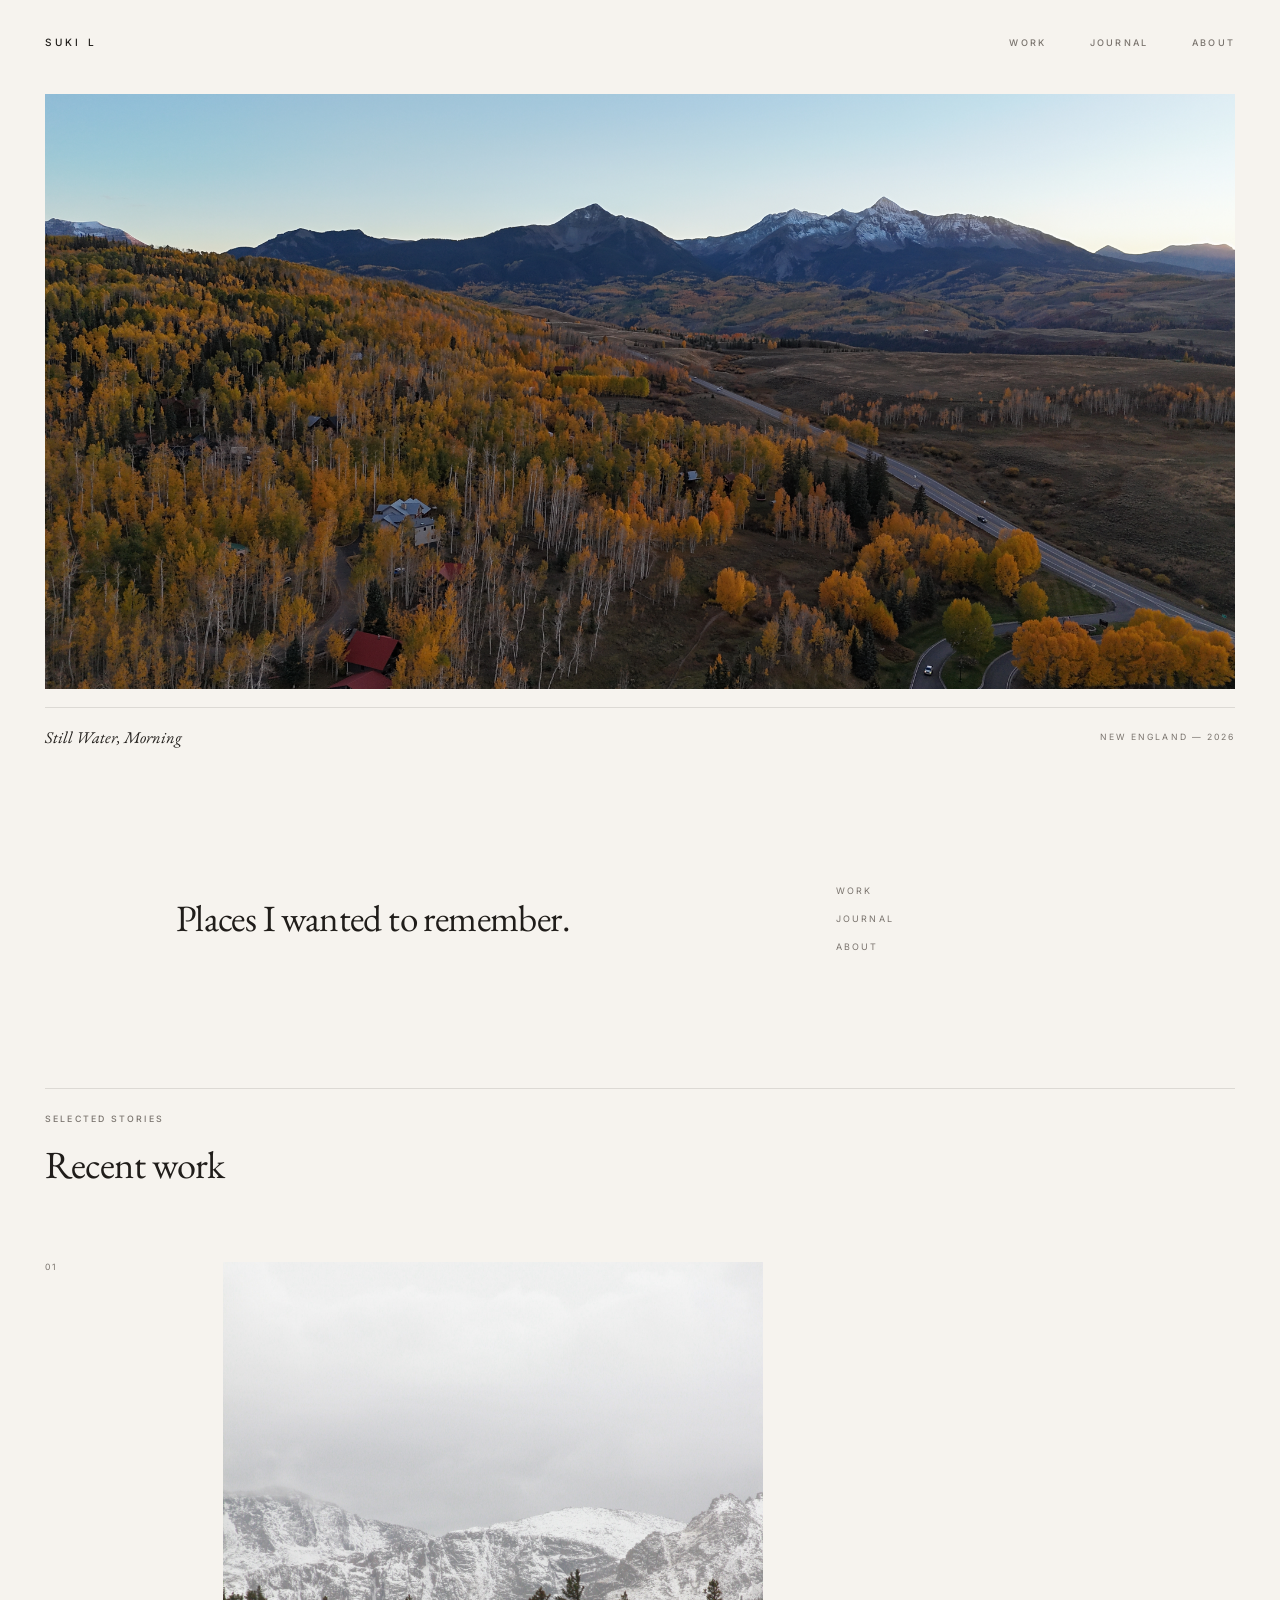
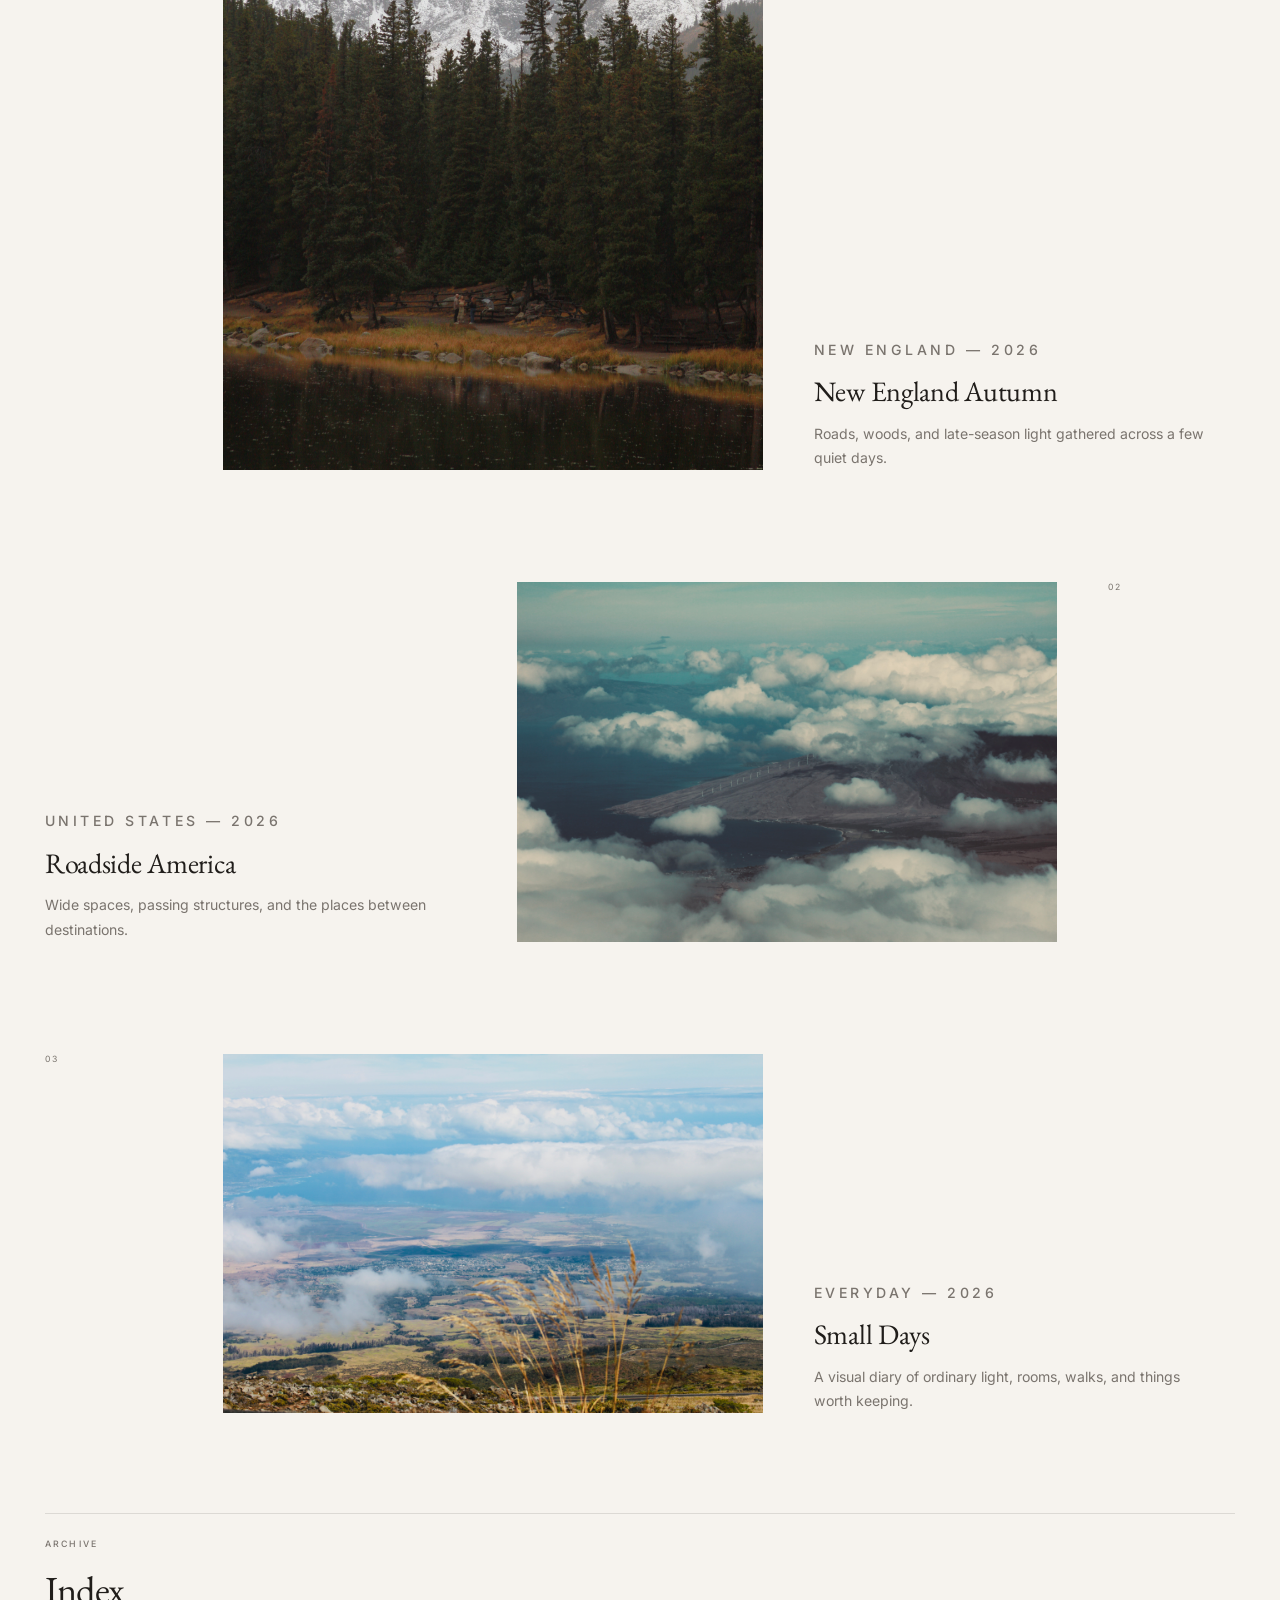
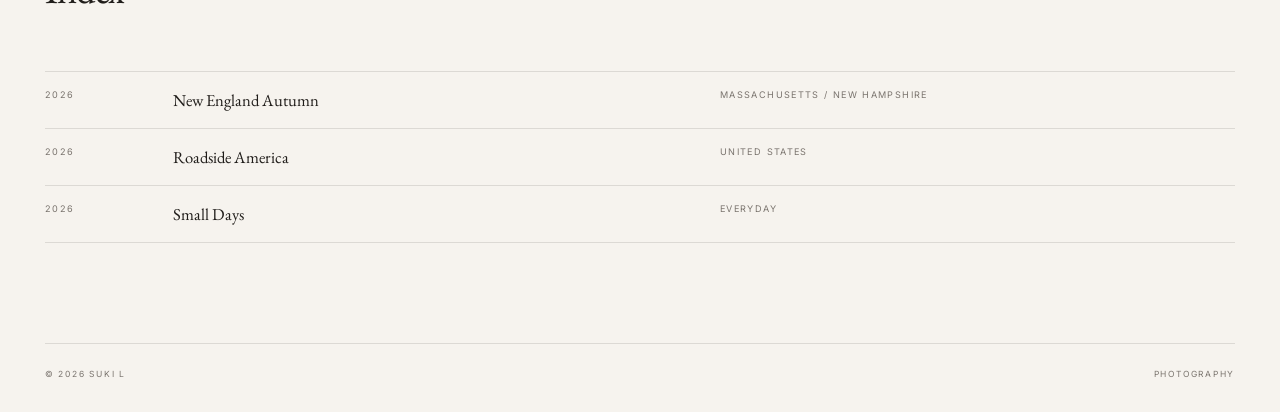
<file: index.html>
<!doctype html>
<html lang="en">
<head>
<meta charset="utf-8"><meta name="viewport" content="width=device-width,initial-scale=1">
<title>Suki L — Photography</title>
<link rel="stylesheet" href="styles.css">
</head>
<body>
<div class="site-shell">

<header class="site-header">
  <a class="brand" href="index.html">Suki L</a>
  <nav class="nav">
    <a href="work.html" >Work</a>
    <a href="journal.html" >Journal</a>
    <a href="about.html" >About</a>
  </nav>
</header>

<main>
  <section class="hero">
    <img id="hero-image" class="hero-image" src="images/photo-01.jpg" alt="Featured photograph">
    <div class="hero-meta">
      <span id="hero-title" class="hero-title">Still Water, Morning</span>
      <span id="hero-place" class="hero-place">New England — 2026</span>
    </div>
  </section>

  <section class="intro">
    <h1>Places I wanted to remember.</h1>
    <div class="intro-links">
      <a href="work.html">Work</a>
      <a href="journal.html">Journal</a>
      <a href="about.html">About</a>
    </div>
  </section>

  <section class="section section-rule">
    <p class="section-kicker">Selected stories</p>
    <h2 class="section-title">Recent work</h2>

    <div class="stories">
      <article class="story">
        <div class="story-index">01</div>
        <a class="story-media" href="story-new-england.html">
          <img src="images/photo-03.jpg" alt="New England Autumn">
        </a>
        <div class="story-copy">
          <p class="meta">New England — 2026</p>
          <h3><a href="story-new-england.html">New England Autumn</a></h3>
          <p>Roads, woods, and late-season light gathered across a few quiet days.</p>
        </div>
      </article>

      <article class="story">
        <div class="story-index">02</div>
        <a class="story-media" href="story-roadside.html">
          <img src="images/photo-05.jpg" alt="Roadside America">
        </a>
        <div class="story-copy">
          <p class="meta">United States — 2026</p>
          <h3><a href="story-roadside.html">Roadside America</a></h3>
          <p>Wide spaces, passing structures, and the places between destinations.</p>
        </div>
      </article>

      <article class="story">
        <div class="story-index">03</div>
        <a class="story-media" href="story-small-days.html">
          <img src="images/photo-02.jpg" alt="Small Days">
        </a>
        <div class="story-copy">
          <p class="meta">Everyday — 2026</p>
          <h3><a href="story-small-days.html">Small Days</a></h3>
          <p>A visual diary of ordinary light, rooms, walks, and things worth keeping.</p>
        </div>
      </article>
    </div>
  </section>

  <section class="section section-rule">
    <p class="section-kicker">Archive</p>
    <h2 class="section-title">Index</h2>
    <div class="archive-list">
      <div class="archive-row"><span>2026</span><span class="archive-title">New England Autumn</span><span>Massachusetts / New Hampshire</span></div>
      <div class="archive-row"><span>2026</span><span class="archive-title">Roadside America</span><span>United States</span></div>
      <div class="archive-row"><span>2026</span><span class="archive-title">Small Days</span><span>Everyday</span></div>
    </div>
  </section>
</main>

<footer class="footer">
  <span>© 2026 Suki L</span>
  <span>Photography</span>
</footer>

</div>

<script>
const heroes = [
  {src:"images/photo-01.jpg", title:"Still Water, Morning", place:"New England — 2026"},
  {src:"images/photo-03.jpg", title:"Autumn Air", place:"New England — 2026"},
  {src:"images/photo-05.jpg", title:"Open Country", place:"United States — 2026"},
  {src:"images/photo-07.jpg", title:"Long Afternoon", place:"United States — 2026"}
];
const pick = heroes[Math.floor(Math.random()*heroes.length)];
document.getElementById("hero-image").src = pick.src;
document.getElementById("hero-title").textContent = pick.title;
document.getElementById("hero-place").textContent = pick.place;
</script>
</body>
</html>
</file>
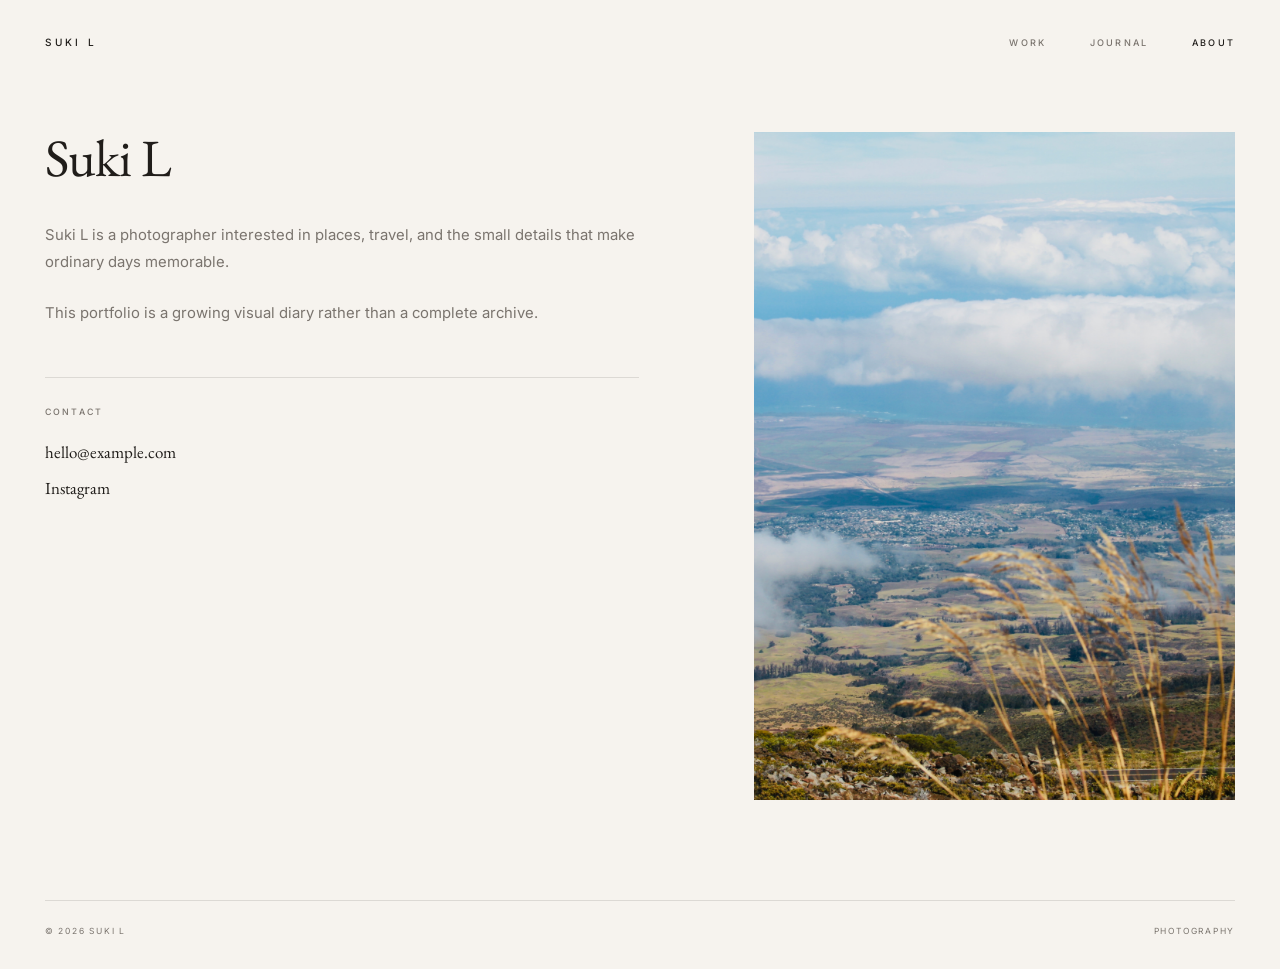
<file: about.html>
<!doctype html>
<html lang="en">
<head>
<meta charset="utf-8"><meta name="viewport" content="width=device-width,initial-scale=1">
<title>About — Suki L</title>
<link rel="stylesheet" href="styles.css">
</head>
<body>
<div class="site-shell">

<header class="site-header">
  <a class="brand" href="index.html">Suki L</a>
  <nav class="nav">
    <a href="work.html" >Work</a>
    <a href="journal.html" >Journal</a>
    <a href="about.html" aria-current="page">About</a>
  </nav>
</header>

<main class="about-layout">
  <section class="about-copy">
    <h1>Suki L</h1>
    <div class="about-body">
      <p>Suki L is a photographer interested in places, travel, and the small details that make ordinary days memorable.</p>
      <p>This portfolio is a growing visual diary rather than a complete archive.</p>
    </div>

    <div class="contact">
      <p class="contact-label">Contact</p>
      <a href="mailto:hello@example.com">hello@example.com</a>
      <a href="#">Instagram</a>
    </div>
  </section>

  <section>
    <img class="about-photo" src="images/photo-02.jpg" alt="Portrait placeholder">
  </section>
</main>

<footer class="footer">
  <span>© 2026 Suki L</span>
  <span>Photography</span>
</footer>

</div>
</body>
</html>
</file>
<file: styles.css>
@import url("https://fonts.googleapis.com/css2?family=EB+Garamond:ital,wght@0,400;0,500;1,400&family=Inter:wght@400;500&display=swap");

:root{
  --paper:#f6f3ee;
  --ink:#201d1a;
  --muted:#7a746e;
  --line:rgba(32,29,26,.12);
  --serif:"EB Garamond", Baskerville, "Iowan Old Style", Georgia, serif;
  --sans:Inter, "Avenir Next", Avenir, "Helvetica Neue", Helvetica, Arial, sans-serif;
}

*{box-sizing:border-box}
html{scroll-behavior:smooth}
body{
  margin:0;
  background:var(--paper);
  color:var(--ink);
  font-family:var(--sans);
  -webkit-font-smoothing:antialiased;
}
body.no-scroll{overflow:hidden}
img{display:block;max-width:100%}
a{color:inherit;text-decoration:none}
button{font:inherit}

.site-shell{
  width:min(100%,1580px);
  margin:0 auto;
  padding:0 3.5vw;
}

/* HEADER */

.site-header{
  min-height:84px;
  display:flex;
  align-items:center;
  justify-content:space-between;
}

.brand{
  font-size:.63rem;
  font-weight:500;
  letter-spacing:.32em;
  text-transform:uppercase;
}

.nav{
  display:flex;
  gap:2.7rem;
}

.nav a{
  font-size:.57rem;
  font-weight:500;
  letter-spacing:.25em;
  text-transform:uppercase;
  color:var(--muted);
}

.nav a:hover,
.nav a[aria-current="page"]{
  color:var(--ink);
}

/* SHARED TYPE */

.kicker,
.section-kicker,
.page-kicker,
.meta,
.contact-label{
  margin:0;
  font-size:.55rem;
  font-weight:500;
  letter-spacing:.25em;
  text-transform:uppercase;
  color:var(--muted);
}

.page-title,
.section-title,
.story-title{
  margin:0;
  font-family:var(--serif);
  font-weight:400;
  letter-spacing:-.017em;
}

.page-title{
  font-size:clamp(2.7rem,4.3vw,5rem);
  line-height:1;
}

.section-title{
  font-size:clamp(2.05rem,3vw,3.55rem);
  line-height:1.06;
}

.body-copy{
  color:var(--muted);
  font-size:.93rem;
  line-height:1.78;
}

/* HOME / INDEX */

.hero{
  padding-top:10px;
}

.hero-image{
  width:100%;
  aspect-ratio:16/8;
  object-fit:cover;
}

.hero-meta{
  display:flex;
  justify-content:space-between;
  gap:2rem;
  align-items:center;
  margin-top:18px;
  padding-top:18px;
  border-top:1px solid var(--line);
}

.hero-title{
  font-family:var(--serif);
  font-style:italic;
  font-size:1.03rem;
  font-weight:400;
}

.hero-place{
  font-size:.54rem;
  letter-spacing:.24em;
  text-transform:uppercase;
  color:var(--muted);
}

.intro{
  width:78%;
  min-height:340px;
  margin:0 auto;
  display:grid;
  grid-template-columns:1.35fr .65fr;
  gap:8vw;
  align-items:center;
}

.intro h1{
  margin:0;
  max-width:740px;
  font-family:var(--serif);
  font-size:clamp(2rem,2.9vw,3.45rem);
  font-weight:400;
  line-height:1.16;
  letter-spacing:-.016em;
}

.intro-links{
  display:grid;
  gap:17px;
}

.intro-links a{
  font-size:.56rem;
  letter-spacing:.24em;
  text-transform:uppercase;
  color:var(--muted);
}

.section{
  padding:100px 0;
}

.section-rule{
  border-top:1px solid var(--line);
  padding-top:24px;
}

.section-kicker{
  margin-bottom:20px;
}

/* HOME STORIES */

.stories{
  display:grid;
  gap:7rem;
  margin-top:4.8rem;
}

.story{
  display:grid;
  grid-template-columns:.26fr 1.1fr .86fr;
  gap:4vw;
  align-items:end;
}

.story:nth-child(even){
  grid-template-columns:.86fr 1.1fr .26fr;
}

.story:nth-child(even) .story-index{grid-column:3}
.story:nth-child(even) .story-media{grid-column:2;grid-row:1}
.story:nth-child(even) .story-copy{grid-column:1;grid-row:1}

.story-index{
  align-self:start;
  font-size:.54rem;
  letter-spacing:.23em;
  color:var(--muted);
}

.story-copy .meta{
  margin-bottom:15px;
}

.story-copy h3{
  margin:0 0 15px;
  font-family:var(--serif);
  font-size:clamp(1.75rem,2.2vw,2.55rem);
  font-weight:400;
  line-height:1.06;
  letter-spacing:-.01em;
}

.story-copy p{
  margin:0;
  max-width:25rem;
  color:var(--muted);
  font-size:.88rem;
  line-height:1.72;
}

/* WORK PAGE */

.page-intro{
  padding:72px 0 64px;
  max-width:820px;
}

.page-kicker{
  margin-bottom:20px;
}

.page-intro p:last-child{
  max-width:34rem;
  margin:24px 0 0;
  color:var(--muted);
  line-height:1.78;
  font-size:.91rem;
}

.work-grid{
  display:grid;
  grid-template-columns:repeat(12,minmax(0,1fr));
  column-gap:2.3vw;
  row-gap:7rem;
  padding-bottom:9rem;
}

.work-card{
  margin:0;
}

.work-card:nth-child(4n+1){grid-column:1/span 7}
.work-card:nth-child(4n+2){grid-column:9/span 4;margin-top:6rem}
.work-card:nth-child(4n+3){grid-column:2/span 4}
.work-card:nth-child(4n+4){grid-column:7/span 6;margin-top:3rem}

.work-card img{
  width:100%;
  height:auto;
}

.work-card figcaption{
  display:grid;
  grid-template-columns:42px 1fr auto;
  gap:10px;
  margin-top:11px;
  color:var(--muted);
  font-size:.54rem;
  letter-spacing:.18em;
  text-transform:uppercase;
}

/* JOURNAL */

.journal-intro{
  padding:72px 0 64px;
}

.journal-grid{
  display:grid;
  grid-template-columns:repeat(3,1fr);
  gap:2.3vw;
  padding-bottom:9rem;
}

.journal-card img{
  width:100%;
  object-fit:cover;
  aspect-ratio:4/5;
}

.journal-card:nth-child(2) img{aspect-ratio:1/1}
.journal-card:nth-child(3) img{aspect-ratio:3/4}

.journal-card h3{
  margin:15px 0 7px;
  font-family:var(--serif);
  font-size:1.3rem;
  font-weight:400;
  letter-spacing:-.006em;
}

.journal-card p{
  margin:0;
  color:var(--muted);
  font-size:.54rem;
  letter-spacing:.18em;
  text-transform:uppercase;
}

/* ABOUT */

.about-layout{
  min-height:calc(100vh - 84px);
  padding:3rem 0 5rem;
  display:grid;
  grid-template-columns:1.05fr .85fr;
  gap:9vw;
  align-items:start;
}

.about-copy h1{
  margin:0 0 38px;
  font-family:var(--serif);
  font-size:clamp(2.8rem,4.1vw,4.7rem);
  font-weight:400;
  letter-spacing:-.018em;
  line-height:1;
}

.about-body{
  max-width:39rem;
  color:var(--muted);
  font-size:.93rem;
  line-height:1.8;
}

.about-body p{
  margin:0 0 24px;
}

.contact{
  margin-top:50px;
  padding-top:28px;
  border-top:1px solid var(--line);
}

.contact-label{
  margin-bottom:24px;
}

.contact a{
  display:block;
  width:max-content;
  margin-bottom:14px;
  font-family:var(--serif);
  font-size:1.06rem;
}

.about-photo{
  width:100%;
  aspect-ratio:.72/1;
  object-fit:cover;
}

/* STORY DETAIL */

.story-head{
  padding:5.2rem 0 4.3rem;
  display:grid;
  grid-template-columns:1fr 1fr;
  gap:7vw;
  align-items:end;
}

.story-head h1{
  margin:0;
  font-family:var(--serif);
  font-size:clamp(2.65rem,4.4vw,5rem);
  font-weight:400;
  letter-spacing:-.02em;
  line-height:.98;
}

.story-head .story-deck{
  max-width:31rem;
  margin:0;
  color:var(--muted);
  font-size:.91rem;
  line-height:1.78;
}

.photo-essay{
  display:grid;
  grid-template-columns:repeat(12,1fr);
  column-gap:2.2vw;
  row-gap:7rem;
  padding-bottom:9rem;
}

.photo-essay figure{margin:0}
.photo-essay figure:nth-child(1){grid-column:1/span 12}
.photo-essay figure:nth-child(2){grid-column:8/span 4}
.photo-essay figure:nth-child(3){grid-column:1/span 6}
.photo-essay figure:nth-child(4){grid-column:4/span 7}
.photo-essay figure:nth-child(5){grid-column:1/span 4}

.photo-essay figcaption{
  margin-top:10px;
  font-size:.53rem;
  letter-spacing:.19em;
  text-transform:uppercase;
  color:var(--muted);
}

.pullquote{
  grid-column:3/span 7;
  font-family:var(--serif);
  font-size:clamp(1.75rem,2.65vw,2.9rem);
  line-height:1.25;
  letter-spacing:-.01em;
}

/* ARCHIVE */

.archive-list{
  margin-top:3.8rem;
  border-top:1px solid var(--line);
}

.archive-row{
  display:grid;
  grid-template-columns:96px 1fr 1fr;
  gap:2rem;
  padding:17px 0;
  border-bottom:1px solid var(--line);
}

.archive-row span{
  font-size:.57rem;
  letter-spacing:.15em;
  text-transform:uppercase;
  color:var(--muted);
}

.archive-row .archive-title{
  font-family:var(--serif);
  font-size:1.04rem;
  letter-spacing:0;
  text-transform:none;
  color:var(--ink);
}

/* FOOTER */

.footer{
  border-top:1px solid var(--line);
  padding:25px 0 33px;
  display:flex;
  justify-content:space-between;
  gap:2rem;
  font-size:.53rem;
  letter-spacing:.21em;
  text-transform:uppercase;
  color:var(--muted);
}

/* LIGHTBOX */

.lightbox{
  position:fixed;
  inset:0;
  z-index:100;
  display:none;
  align-items:center;
  justify-content:center;
  padding:5vh 6vw;
  background:rgba(8,8,8,.97);
  color:#fff;
}

.lightbox.open{display:flex}

.lightbox img{
  max-width:88vw;
  max-height:84vh;
  object-fit:contain;
}

.lb-close,.lb-prev,.lb-next{
  position:absolute;
  border:0;
  background:transparent;
  color:#fff;
  cursor:pointer;
}

.lb-close{top:18px;right:24px;font-size:1.7rem}
.lb-prev,.lb-next{top:50%;transform:translateY(-50%);padding:16px;font-size:1.5rem}
.lb-prev{left:12px}
.lb-next{right:12px}

.lb-meta{
  position:absolute;
  left:4vw;
  bottom:22px;
  font-size:.53rem;
  letter-spacing:.19em;
  text-transform:uppercase;
  color:rgba(255,255,255,.68);
}

/* MOBILE */

@media(max-width:950px){
  .intro{
    width:100%;
    grid-template-columns:1fr;
    gap:2.5rem;
    padding:5.2rem 0;
  }

  .story,.story:nth-child(even){
    grid-template-columns:1fr;
    gap:1.7rem;
  }

  .story:nth-child(even) .story-index,
  .story:nth-child(even) .story-media,
  .story:nth-child(even) .story-copy{
    grid-column:1;
    grid-row:auto;
  }

  .journal-grid{
    grid-template-columns:1fr 1fr;
  }

  .about-layout,
  .story-head{
    grid-template-columns:1fr;
    gap:2.7rem;
  }
}

@media(max-width:680px){
  .site-shell{padding:0 20px}
  .site-header{min-height:74px}
  .nav{gap:12px}
  .nav a{
    font-size:.49rem;
    letter-spacing:.15em;
  }

  .hero-image{aspect-ratio:4/3}
  .hero-meta{align-items:flex-start}
  .hero-place{text-align:right}

  .intro{
    padding:4.3rem 0;
  }

  .intro h1{
    font-size:2rem;
  }

  .section{
    padding:5.2rem 0;
  }

  .stories{
    gap:5rem;
  }

  .work-grid{
    display:block;
  }

  .work-card{
    margin:0 0 4.2rem!important;
  }

  .work-card figcaption{
    grid-template-columns:34px 1fr;
  }

  .work-card figcaption span:last-child{
    grid-column:2;
  }

  .journal-grid{
    grid-template-columns:1fr;
    gap:3.4rem;
  }

  .archive-row{
    grid-template-columns:68px 1fr;
  }

  .archive-row span:last-child{
    grid-column:2;
  }

  .photo-essay{
    display:block;
  }

  .photo-essay figure,
  .pullquote{
    margin:0 0 4.2rem;
  }

  .footer{
    flex-direction:column;
  }
}
</file>
